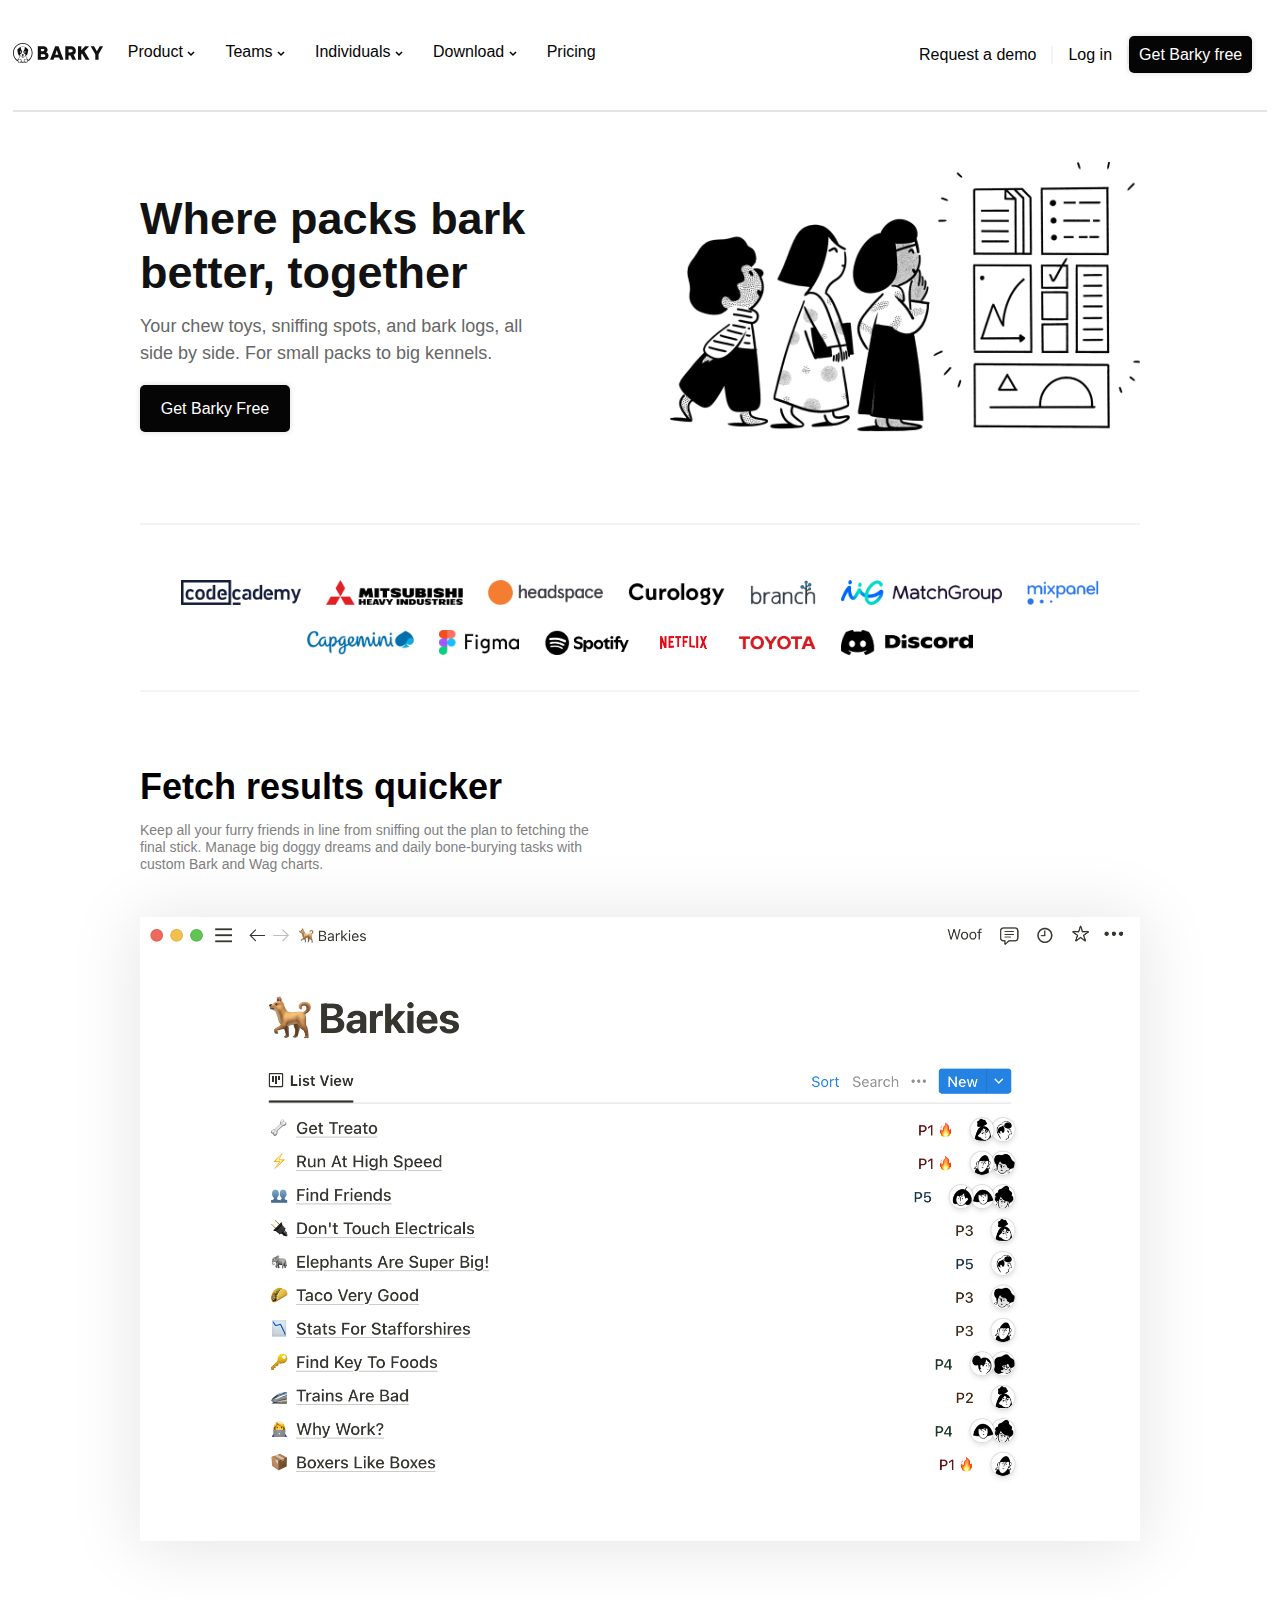
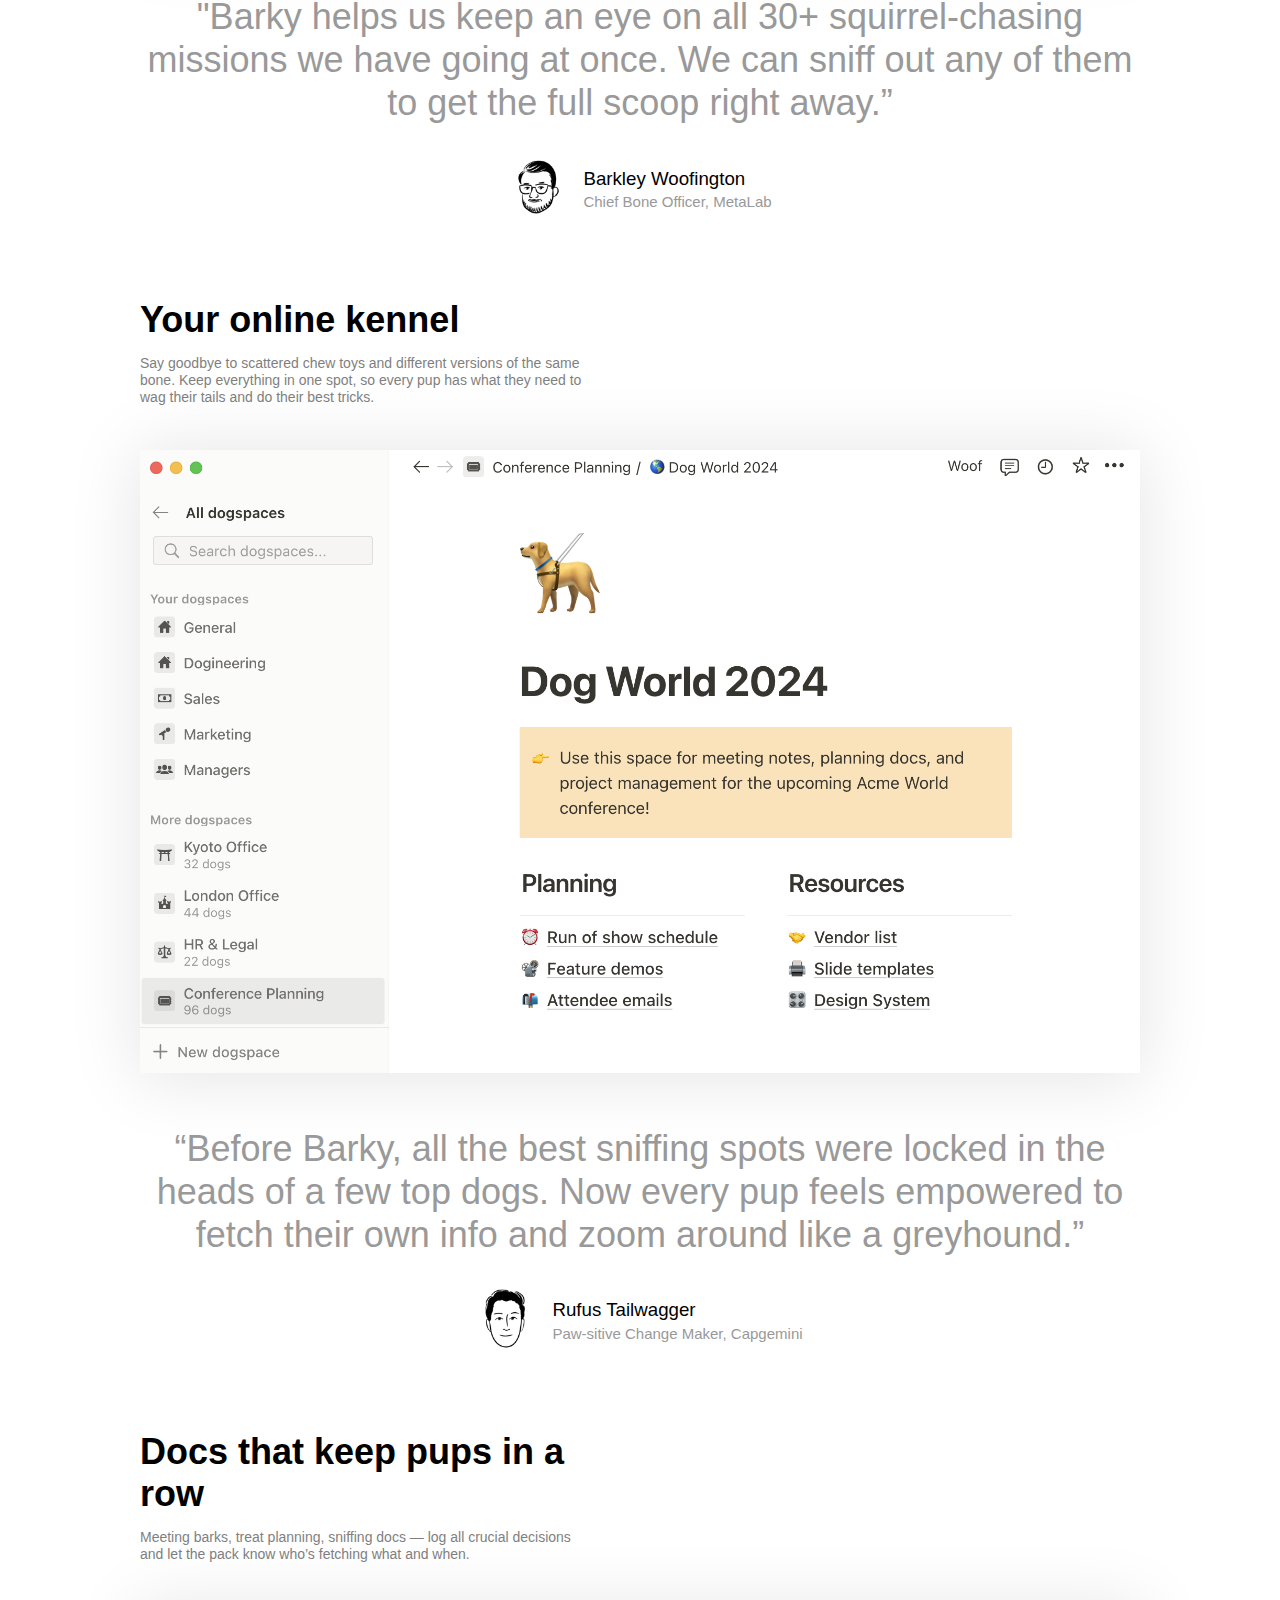
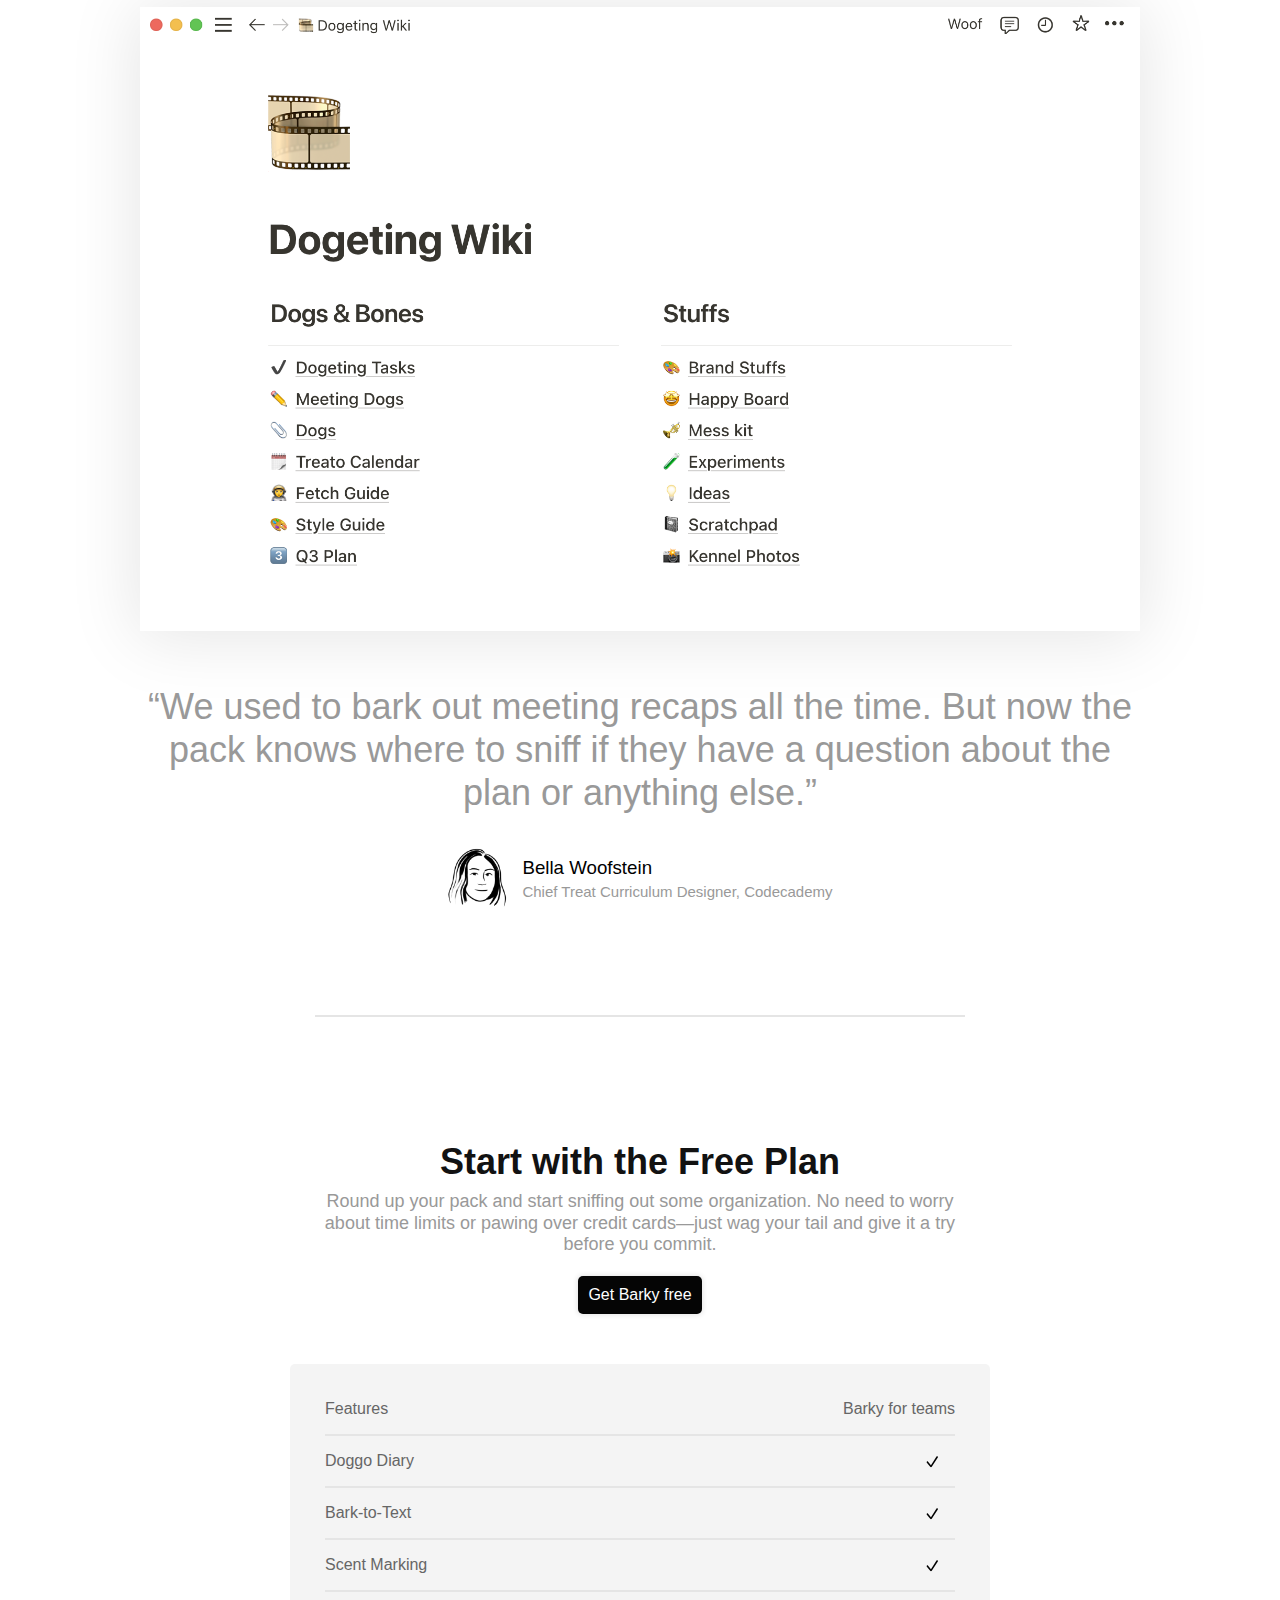
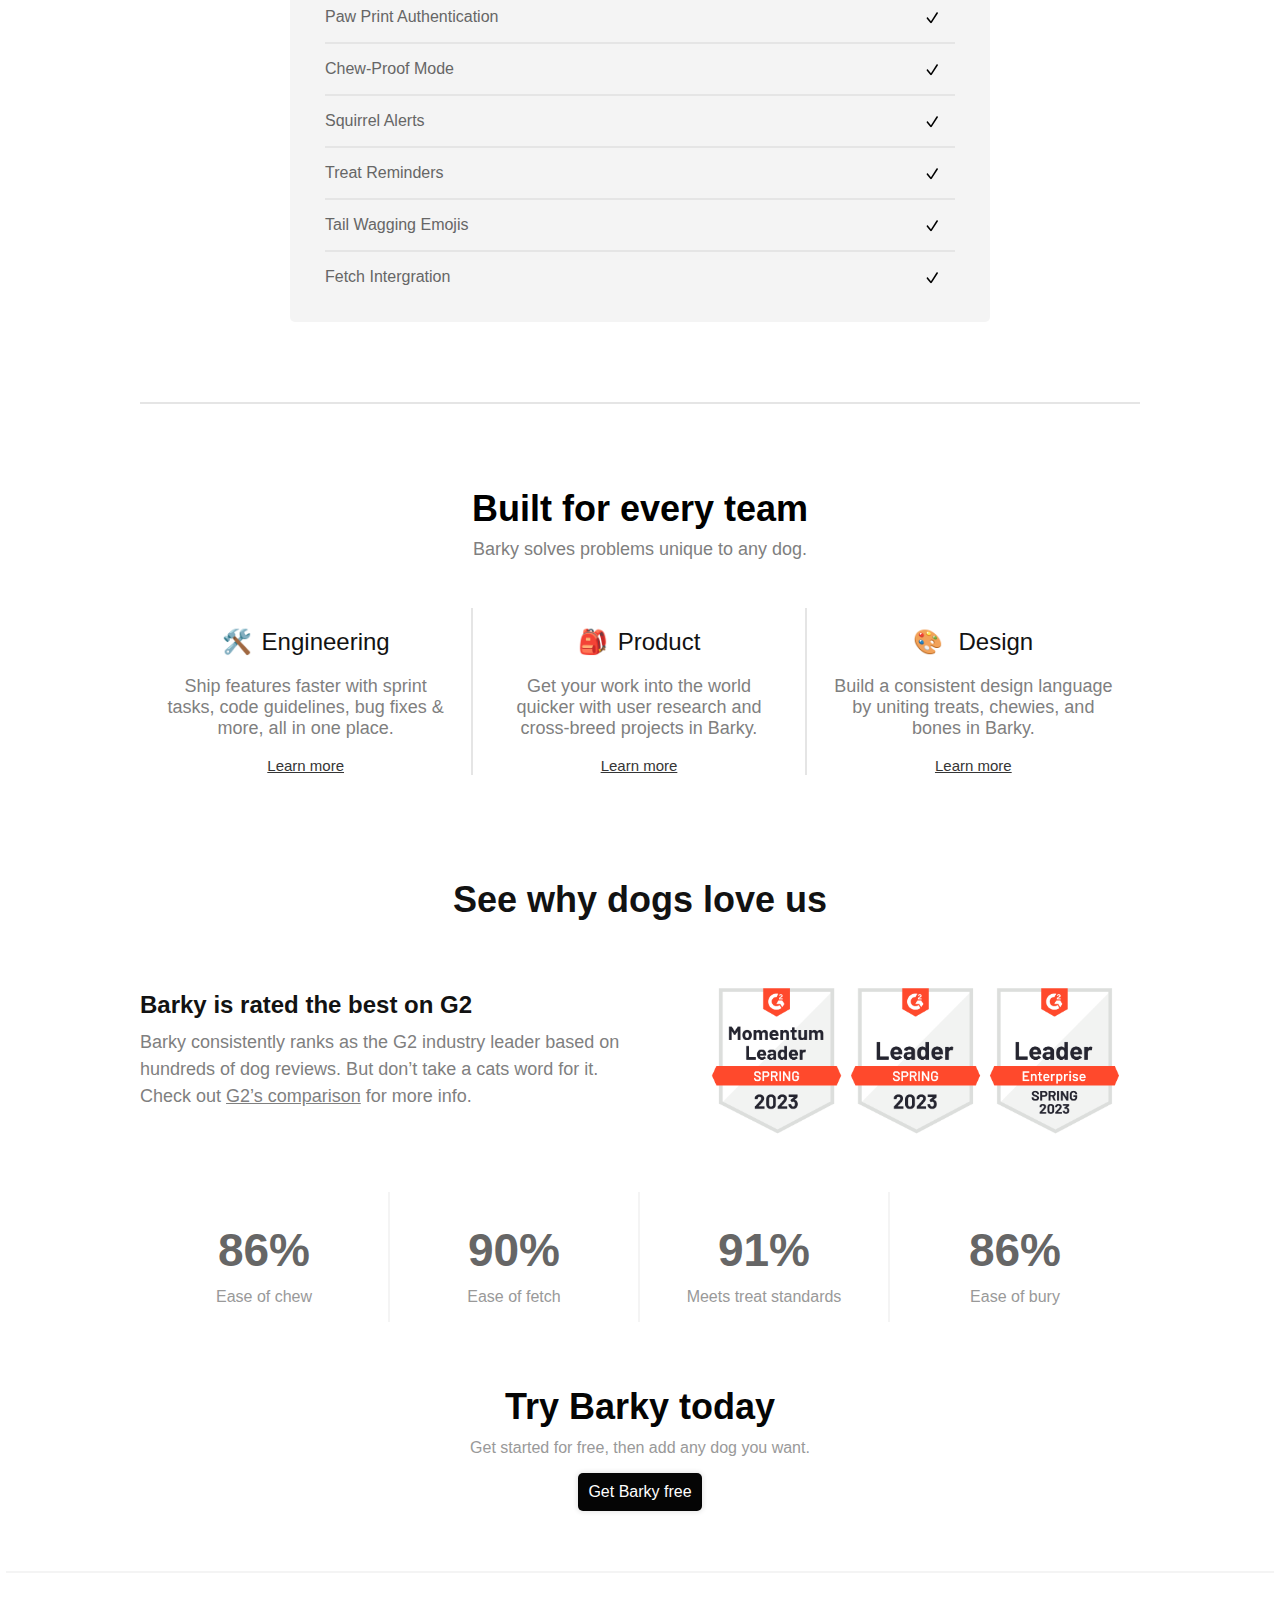
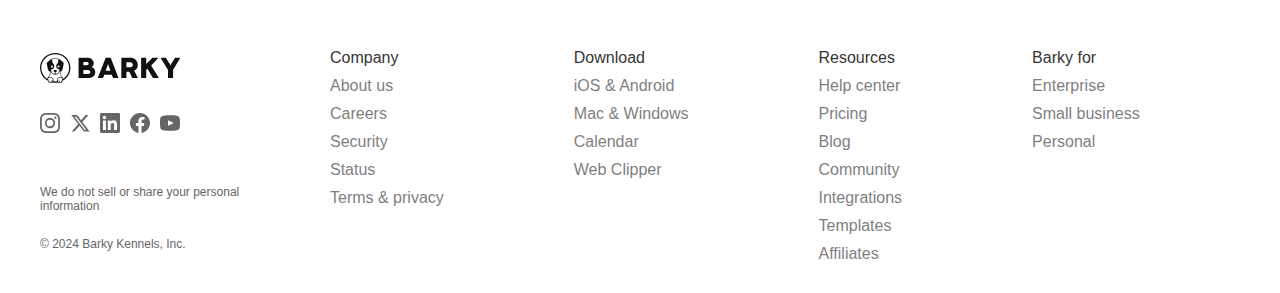
<file: index.html>
<!DOCTYPE html>
<html>
<head>
	<meta charset="utf-8">
	<meta name="viewport" content="width=device-width, initial-scale=1">
	<title>Barky for Dogs and Kanines</title>
	<link rel="stylesheet" href="index.css">
</head>
<body>
	<div id="menu">
		<nav>
			<ul class="leftnav">
				<li><img id="logo" src="material/brand.svg" alt="Barky logo"></li>
				<li class="dropdown"><a href="">Product <img src="material/nav-caret.svg"></a></li>
				<!----Work in my own time 	
					<ul class="dropdowncontent">
						<li><a href="#"><p><b>AI</b></p><p>Integrated AI assistant</p></a></li>
						<li><a href="#"><p><b>Docs</b></p><p>Simple & Powerful</p></a></li>
						<li><a href="#"><p><b>Wikis</b></p><p>Centralize your knowledge</p></a></li>
						<li><a href="#"><p><b>Projects</b></p><p>For every team or size</p></a></li>
						<li><a href="#"><p><b>Calendar</b></p><p>Time and work, together</p></a></li>
						<li><a href="#"><p><b>Sites</b></p><p>Publish anything, fast</p></a></li>
						<li><a href="#"><p><b>Templates</b></p><p>Setups to get you started</p></a></li>
				</ul>
				--->

				<li class="dropdown"><a href="#">Teams <img src="material/nav-caret.svg"></a></li>
				<!----Work in my own time 	
					<ul class="dropdowncontent">
						<li><a href="#">Product</a></li>
						<li><a href="#">Engineering</a></li>
						<li><a href="#">Design</a></li>
						<li><a href="#">Marketing</a></li>
						<li><a href="#">IT</a></li>
						<li><a href="#">Startups</a></li>
						<li><a href="#">Enterprise</a></li>
					</ul>
				--->
				<li class="dropdown"><a href="">Individuals <img src="material/nav-caret.svg"></a></li>
				<!----Work in my own time 	
					<ul class="dropdowncontent">
						<li><a href="#">Personal</a></li>
						<li><a href="#">Students</a></li>
						<li><a href="#">Teachers</a></li>
						<li><a href="#">Creators</a></li>
					</ul>
				--->
				<li class="dropdown"><a href="#">Download <img src="material/nav-caret.svg"></a></li>
				<!----Work in my own time 	
					<ul class="dropdowncontent">
						<li><a href="#">Barky</a></li>
						<li><a href="#">Calendar</a></li>
						<li><a href="#">Web Clipper</a></li>
						<li><p> Barky is always at home right in <a href="#">your browser</a></p></li>
					</ul>
				--->
				<li><a href="#">Pricing</a></li>
			</ul>

			<ul class="rightnav">
				<li><a href="#"> Request a demo</a></li>
				<li><a href="#">Log in</a></li>
				<li><a href="#" class="button">Get Barky free</a><img src="material/hamburger.svg" id="burger"></li>
			</ul>
		</nav>
	</div>

		<div class="container">
			<div id="leftside">
				<h1>Where packs bark better, together</h1>
				<p>Your chew toys, sniffing spots, and bark logs, all side by side. For small packs to big kennels.</p>
				<p class="button"><a href="#">Get Barky Free</a></p>
				</div>
				<div id="rightside">
				<img src="material/teams-hero.png">
			</div>
		</div>

		<div class="mainbox">
			<div class="companies">
				<img src="material/company-logo-01.png">
				<img src="material/company-logo-02.png">
				<img src="material/company-logo-03.png">
				<img src="material/company-logo-04.png">
				<img src="material/company-logo-05.png">
				<img src="material/company-logo-06.png">
				<img src="material/company-logo-07.png">
				<img src="material/company-logo-08.png">
				<img src="material/company-logo-09.png">
				<img src="material/company-logo-10.png">
				<img src="material/company-logo-11.png">
				<img src="material/company-logo-12.png">
				<img src="material/company-logo-13.png">
			</div>
		</div>

	<div class="container2">
		<div class="box1">
			<h1>Fetch results quicker</h1>
			<p>Keep all your furry friends in line from sniffing out the plan to fetching the final stick. Manage big doggy dreams and daily bone-burying tasks with custom Bark and Wag charts.</p>
		</div>	

		<div class="container2 box2">
			<img src="material/usp-01.png">
		</div>
		<div class="quote">
			<h1>"Barky helps us keep an eye on all 30+ squirrel-chasing missions we have going at once. We can sniff out any of them to get the full scoop right away.”</h1>
		</div>
	</div>

		<div class="parenttext">
			<div class="face">
				<img src="material/face-01.png">
			</div>
			<div class="name">
				<h3><b>Barkley Woofington</b></h3>
				<p>Chief Bone Officer, MetaLab</p>
			</div>
		</div>

	<div class="container2">
		<div class="box1">
			<h1>Your online kennel</h1>
			<p>Say goodbye to scattered chew toys and different versions of the same bone. Keep everything in one spot, so every pup has what they need to wag their tails and do their best tricks.</p>
		</div>	

		<div class="container2 box2">
			<img src="material/usp-02.png">
		</div>
		<div class="quote">
			<h1>“Before Barky, all the best sniffing spots were locked in the heads of a few top dogs. Now every pup feels empowered to fetch their own info and zoom around like a greyhound.”</h1>
		</div>
	</div>

		<div class="parenttext">
			<div class="face">
				<img src="material/face-02.png">
			</div>
			<div class="name">
				<h3><b>Rufus Tailwagger</b></h3>
				<p>Paw-sitive Change Maker, Capgemini</p>
			</div>
		</div>

		<div class="container2">
		<div class="box1">
			<h1>Docs that keep pups in a row</h1>
			<p>Meeting barks, treat planning, sniffing docs — log all crucial decisions and let the pack know who’s fetching what and when.</p>
		</div>	

		<div class="container2 box2">
			<img src="material/usp-03.png">
		</div>
		<div class="quote">
			<h1>“We used to bark out meeting recaps all the time. But now the pack knows where to sniff if they have a question about the plan or anything else.”</h1>
		</div>
	</div>

		<div class="parenttext">
			<div class="face">
				<img src="material/face-03.png">
			</div>
			<div class="name">
				<h3><b>Bella Woofstein</b></h3>
				<p>Chief Treat Curriculum Designer, Codecademy</p>
			</div>
		</div>

		<div id="section2">
			<h1>Start with the Free Plan</h1>
			<p id="centertext">Round up your pack and start sniffing out some organization. No need to worry about time limits or pawing over credit cards—just wag your tail and give it a try before you commit.</p>
			<p class="button"><a href="#">Get Barky free</a></p>
		</div>

		<div id="greyboxcontainer">
			<div id="greybox">
				<div id="line1">
					<p>Features</p>
					<p><b>Barky for teams</b></p>
				</div>
				<div class="feature">
					<p>Doggo Diary</p>
					<img src="material/check.svg" class="icon1">
				</div>
				<div class="feature">
					<p>Bark-to-Text</p>
					<img src="material/check.svg" class="icon1">
				</div>
				<div class="feature">
					<p>Scent Marking</p>
					<img src="material/check.svg" class="icon1">
				</div>
				<div class="feature"> 
					<p>Paw Print Authentication</p>
					<img src="material/check.svg" class="icon1">
				</div>
				<div class="feature">
					<p>Chew-Proof Mode</p>
					<img src="material/check.svg" class="icon1">
				</div>
				<div class="feature">
					<p>Squirrel Alerts</p>
					<img src="material/check.svg" class="icon1">
				</div>
				<div class="feature">
					<p>Treat Reminders</p>
					<img src="material/check.svg" class="icon1">
				</div>
				<div class="feature">
					<p>Tail Wagging Emojis</p>
					<img src="material/check.svg" class="icon1">
				</div>
				<div class="feature">
					<p>Fetch Intergration</p>
					<img src="material/check.svg" class="icon1">
				</div>
			</div>
		</div>

		<div>
			<div id="header">
				<h1>Built for every team</h1>
				<p>Barky solves problems unique to any dog.</p>
			</div>
			<div id="column">
				<div>
					<h2>🛠️<span style="padding-left: 10px;">Engineering</h2>
					<p>Ship features faster with sprint tasks, code guidelines, bug fixes & more, all in one place.</p>
					<a href="#">Learn more</a>
				</div>
				<div>
					<h2>🎒<span style="padding-left: 10px;">Product</h2>
					<p>Get your work into the world quicker with user research and cross-breed projects in Barky.</p>
					<a href="#">Learn more</a>
				</div>
				<div>
					<h2>🎨<span style="padding-left: 15px;">Design</h2>
					<p>Build a consistent design language by uniting treats, chewies, and bones in Barky.</p>
					<a href="#">Learn more</a>
				</div>
			</div>
		</div>

		<div>
			<div id="header2">
				<h1>See why dogs love us</h1>
			</div>
			<div id="lastsection">
				<div id="text2">
					<h2>Barky is rated the best on G2</h2>
					<p>Barky consistently ranks as the G2 industry leader based on hundreds of dog reviews. But don’t take a cats word for it. Check out <a href="#">G2’s comparison</a> for more info.</p>
				</div>
					<img src="material/badges.png">
			</div>
		</div>

		<div id="columnoffour">
			<div>
				<h1>86%</h1>
				<p>Ease of chew</p>
			</div>
			<div>
				<h1>90%</h1>
				<p>Ease of fetch</p>
			</div>
			<div>
				<h1>91%</h1>
				<p>Meets treat standards</p>
			</div>
			<div>
				<h1>86%</h1>
				<p>Ease of bury</p>
			</div>
		</div>

		<div id="finalsection">
			<h1>Try Barky today</h1>
			<p>Get started for free, then add any dog you want.</p>
			<a href="" class="button">Get Barky free</a>
		</div>

		<footer>
			<div id="footerbox">
				
				<div id="firstsection">
					<img src="material/brand.svg">
	

					<div id="socialmedia">
						<img src="material/share-01.svg">
						<img src="material/share-02.svg">
						<img src="material/share-03.svg">
						<img src="material/share-04.svg">
						<img src="material/share-05.svg">
					</div>

					<div id="lasttext">
						<p>We do not sell or share your personal information</p>
						<p>&copy; 2024 Barky Kennels, Inc.</p>
					</div>
				</div>

				<div id="columnlist">
					<ul id="list1">
						<li><b>Company</b></li>
						<li><a href="#">About us</a></li>
						<li><a href="#">Careers</a></li>
						<li><a href="#">Security</a></li>
						<li><a href="#">Status</a></li>
						<li><a href="#">Terms & privacy</a></li>
					</ul>
					<ul id="list2">
						<li><b>Download</b></li>
						<li><a href="#">iOS & Android</a></li>
						<li><a href="#">Mac & Windows</a></li>
						<li><a href="#">Calendar</a></li>
						<li><a href="#">Web Clipper</a></li>
					</ul>
					<ul>
						<li><b>Resources</b></li>
						<li><a href="#">Help center</a></li>
						<li><a href="#">Pricing</a></li>
						<li><a href="#">Blog</a></li>
						<li><a href="#">Community</a></li>
						<li><a href="#">Integrations</a></li>
						<li><a href="#">Templates</a></li>
						<li><a href="#">Affiliates</a></li>
					</ul>
					<ul>
						<li><b>Barky for</b></li>
						<li><a href="#">Enterprise</a></li>
						<li><a href="#">Small business</a></li>
						<li><a href="#">Personal</a></li>
					</ul>
				</div>
			</div>
		</footer>

</body>
</html>
</file>
<file: index.css>
* {
	box-sizing: border-box;
}

@font-face {
	font-family: Inter;
	src: Inter.ttf;
}

body {
	margin: 0;
	font-family: Inter, sans-serif;
	display: flex;
	flex-direction: column;
	justify-content: center;
	align-items: center;
}

/*---------------navigation-------------------- */

#logo {
	width: 100px;
	justify-content: flex-start;
	padding-right: 10px;
}

nav {
	max-width: 98%;
	padding: 0;
	align-items: center;
	justify-content: space-between;
	position: fixed;
	display: flex;
	flex-direction: row;
	margin: 0 auto;
	left: 0;
	right: 0;
	top: 0;
	z-index: 100;
	background-color: white;
	border-bottom: 2px solid #e5e5e5;
	padding: 20px 0px;
}

nav ul {
	list-style: none;
	padding-left: 0;
}

nav a {
	text-decoration: none;
	color: #050505;
	padding: 10px 15px;
}

.leftnav 
li:not(#logo) a:hover {
	background-color: #f4f4f4;
	border-radius: 10px;
	padding: 10px 15px;
}

.leftnav {
	display: flex;
	justify-content: flex-start;
}

.rightnav {
	display: flex;
	padding: 10px 15px;
}

.rightnav 
li:not(:last-child) a:hover {
	background-color: #f4f4f4;
	border-radius: 10px;
	padding: 10px 15px;
}

.rightnav li {
	border-right: 2px solid #f4f4f4;
}

.rightnav li:last-child {
	border-right: none;
}


#burger {
	display: none;
	width: 30px;
	margin-right: 5px;
	padding: 5px;
	border-radius: 5px;
}


/* 600px mobile view (1080px tablet: logo, button and burger menu are visible) */

@media (max-width: 600px) {
	#menu {
		width: 100%;
		padding: 0;
	}

	nav { 
		border: none;
		padding: 0px 25px;
		position: relative;
		width: auto;
	}

	nav ul {
		padding: 0;
		margin: 0;
	}

	nav li :not(#logo):not(#burger){
		display: none;
	}

	.rightnav {
		display: flex;
		justify-content: space-between;
	}


	ul.rightnav {
		padding: 20px 25px;
	}

	.rightnav li {
		border: none; 
	}

	.leftnav {
		flex-grow: 1;
	}

	#logo {
	width: 120px;
	}

	#burger {
		display: flex;
		justify-content: flex-end;
		margin-right: 0;
	}

	#burger:hover {
		background-color: #f4f4f4;
	}
}

/*---------------END navigation--------------------*/

/*--------------section 1-------------------*/

.container {
	max-width: 1000px;
	margin: 120px auto 0 auto;
	display: flex;
	align-items: center;
	border-bottom: 2px solid  #f4f4f4;
	padding: 40px 0px 90px 0px;
}

#leftside {
	display: flex;
	flex-direction: column;
	justify-content: flex-start;
	width: 70%;
}

#leftside h1 {
	margin-bottom: -5px;
	font-size: 45px;
	color: #121212;
	line-height: 1.2;
}

#leftside p {
	font-size: 18px;
	font-weight: 320;
	color: #666666;
	line-height: 1.5;
}

#leftside a {
	text-decoration: none;
	color: white;
	font-weight: 450;
	font-size: 16px;
}

#rightside {
	display: flex;
	justify-content: flex-end;
}

#rightside img {
	max-width: 80%;
	height: auto;
}

/*--- Button class --- */
.button {
	max-width: 150px;
	padding: 10px;
	background-color: #050505;
	box-shadow: 0px 0px 5px 0.5px rgba(0, 0, 0, 0.1);
	color: white;
	border-radius: 5px;
	text-align: center;
	margin: 0px;
}

.button:hover {
	background-color: #353535;
}


/* Mobile view */

@media (max-width: 600px) {
	.container {
		display: flex;
		flex-direction: column;
		margin: 0px 25px;
	}

	#rightside img {
		order: 2;
		margin: 60px 20px -20px 20px
	}

	#leftside {
		order: 1;
		text-align: center;
		display: flex;
  		align-items: center;
	}
}

/*---------------END section 1--------------------*/

/*----companies ---- */

.mainbox {
	max-width: 1000px;
	display: flex;
	flex-direction: row;
	flex-wrap: wrap;
	justify-content: center;
	border-bottom: 2px solid  #f4f4f4;
	padding: 30px 0px;
}

.companies {
	display: flex;
	justify-content: center;
	flex-wrap: wrap;
	margin-top: 20px;
	gap: 15px;
}

.companies img {
	height: 25px;
	width: auto;
	margin: 5px;
}

@media (max-width: 600px) {
	.companies {
		padding: 0px 25px;
	}
}


/*----END companies ----- */

/*----Second Text+Image of Section 1 NEW CLASS ------*/

.container2 {
	max-width: 1000px;
	display: flex;
	flex-direction: column;
    align-items: flex-start;
	justify-content: center;
}

.box1 {
	margin-top: 50px;
	max-width: 450px;
}

.box1 h1 {
	font-size: 36px;
	font-weight: 550;
}

.box1 p {
	font-size: 14px;
	font-weight: 400;
	color: #7f7f7f;
	line-height: 1.2;
	margin-top: -10px;
}

.box2 img {
	max-width: 100%;
	display: flex;
	align-items: center;
	margin: 30px 0px;
	box-shadow: 0px 3px 65px 4px rgba(0, 0, 0, 0.1);
}

/* mobile view */
@media (max-width: 600px) {
	.container2 {
		padding: 0px 25px;
		align-items: center;
	}

	.box1 {
		text-align: center;
	}

	.box1 p {
		font-size: 18px;
		line-height: 1.5;
	}
}

/*----END Second Text+Image of Section 1 ------*/

/*------Quotes -------*/
.parenttext {
	display: flex;
	align-items: center;
}

.quote h1 {
	font-weight: 450;
	text-align: center;
	color: #999999;
	font-size: 36px;
	line-height: 1.2;
}

.face {
	display: flex;
	width: 60px;
	flex-direction: column;
}

.name {
	display: flex;
	flex-direction: column;
	margin-left: 15px;
}

.name b {
	font-weight: 400;
}

.name p {
	margin-top: -15px;
	font-size: 15px;
	font-weight: 320;
	color: #999999;
}

/* mobile view */

@media (max-width: 600px) {
	.quote h1 {
		font-size: 26px;
		padding: 0px 20px;
	}
}

/*------End Quotes-------*/

/*----section 2 ------*/

#section2 {
	max-width: 1000px;
	display: flex;
	flex-direction: column;
	text-align: center;
	justify-content: center;
	align-items: center;
	margin-top: 100px;
	padding-top: 100px;
	border-top: 2px solid #e5e5e5;
}

#section2 h1 {
	font-size: 36px;
	font-weight: 550;
	margin-bottom: -10px;
	color: #121212;
}

#centertext {
	max-width: 650px;
	line-height: 1.2;
	text-align: center;
	font-size: 18px;
	font-weight: 400;
	margin-bottom: 20px;
	color: #999999;
}

#section2 a {
	text-decoration: none;
	color: white;
}

/* mobile view */

@media (max-width: 600px) {
	#section2 {
		padding: 80px 25px;
	}

	#centertext {
		line-height: 1.5;
	}
}

/*----END section 2 ------*/

/* ---- Grey Box ---- */

#greyboxcontainer {
	width: 1000px;
	display: flex;
    justify-content: center;
}

#greybox {
	padding: 20px 0px;
	color: #666666;
	background-color: #f4f4f4;
	display: flex;
	flex-direction: column;
	width: 70%;
	align-items: center;
	border-radius: 5px;
	margin: 50px 0px 80px 0px;
}

#line1 {
	display: flex;
	flex-direction: row;
	font-weight: 320;
	justify-content: space-between;
	border-bottom: 2px solid #e5e5e5;
	width: 90%;
}

.feature:last-child {
	border-bottom: none;
}

#line1 b {
	font-weight: 400;
}

.feature {
	display: flex;
	flex-direction: row;
	justify-content: space-between;
	border-bottom: 2px solid #e5e5e5;
	width: 90%;
	font-weight: 320;
}

.icon1 {
	display: flex;
	align-self: center;
	height: 15px;
	margin-right: 15px;
}

/* mobile view */

@media (max-width: 600px) {
	#greyboxcontainer {
		width: 120%;
		padding: 0px 25px;
	}
}

/* ---- END Grey Box ---- */


/* ---- Section 3 -- 3 columns
Tablets: 2 columns and 2 rows  borders gone--- */

#header {
	padding: 60px 0px 30px 0px;
	max-width: 1000px;
	border-top: 2px solid #e5e5e5;;
	text-align: center;
}

#header h1 {
	font-size: 36px;
	font-weight: 550;
}

#header p {
	font-size: 18px;
	color: #7f7f7f;
	margin-top: -15px;
	font-weight: 400;
}

#column {
	max-width: 1000px;
	display: grid;
	grid-template-columns: repeat(3, 1fr);
	text-align: center;
}

#column h2 {
	font-size: 24px;
	font-weight: 450;
	color: #121212;
}

#column p {
	font-size: 18px;
	font-weight: 320;
	color: #7f7f7f;
}

#column a {
	color: #353535;
	font-size: 15px;
}

#column a:hover {
	color: #087fe7;
}

#column div {
	border-right: 2px solid #e5e5e5;
	padding: 0px 25px 0px 25px;
}

#column div:last-child {
	border-right: none;
}

/* mobile view  */
@media (max-width: 600px) {
	#column {
	grid-template-columns: repeat(1, 1fr);
	}
}

/* ---- Section 3 ----- */

/* ---- Section 4 Last Section before the footer - */

#header2 {
	max-width: 1000px;
	text-align: center;
	padding-top: 80px;
}

#header2 h1 {
	font-size: 36px;
	font-weight: 550;
	margin-bottom: 50px;
	color: #121212;
}

#lastsection {
	display: flex;
	flex-direction: row;
	max-width: 1000px;
	text-align: left;
}

#text2 {
	display: flex;
	flex-direction: column;
	padding-right: 50px;
}

#text2 h2 {
	font-size: 24px;
	font-weight: 550;
	color: #121212;
}

#text2 p {
	font-size: 18px;
	margin-top: -10px;
	color: #7f7f7f;
	line-height: 1.5;
}

#text2 a {
	color: #7f7f7f;
}

#lastsection img {
	display: flex;
	flex-direction: row;
	max-width: 450px;
}

/* mobile view */
@media (max-width: 600px) {
	#lastsection {
		flex-direction: column;
		align-items: center;
	}
	
	#header2 h1 {
    margin-bottom: 20px;
	}

	#text2 {
    margin: 0px 25px;
    padding:0px;
	}
}

/* ---- Section 4 Last Section before the footer 
Tablets: 2 columns 2 rows borders gone------ */

#columnoffour {
	width: 1000px;
	display: grid;
	grid-template-columns: repeat(4, 1fr);
	text-align: center;
	margin-top: 40px;
}

#columnoffour div {
	border-right: 2px solid #f4f4f4;
}

#columnoffour div:last-child {
	border-right: none;
}

#columnoffour h1 {
	font-size: 46px;
	color: #666666;
}

#columnoffour p {
	margin-top: -20px;
	color: #999999;
}

/* mobile view */
@media (max-width: 600px) {
	#columnoffour {
	grid-template-columns: repeat(1, 1fr);
	}

	#columnoffour h1 {
	font-size: 53px;
	}
}

/* ---- Section 4 Last Section before the footer -- */

#finalsection {
	display: flex;
	flex-direction: column;
	width: 1000px;
	text-align: center;
	margin: 40px 0px 60px 0px;
}

#finalsection h1 {
	margin-bottom: -5px;
	color: #050505;
	font-size: 36px;
	font-weight: 550;
}

#finalsection p {
	color: #999999;
}

#finalsection a {
	display: flex;
	text-decoration: none;
	align-self: center;
	justify-content: center;
}

/* ---- END Section 4 Last Section before the footer -- */


/* -------------------footer--------------- 
Tablet the same as phone: section1 is on top, less space between social media links and text*/

footer {
	width: 99%;
	border-top: 2px solid #f4f4f4;
	padding-top: 50px;
}

#footerbox {
	display: flex;
	justify-content: space-between;
	max-width: 1200px;
	margin: 0 auto;
}

#firstsection {
	display: flex;
	flex-direction: column;
	width: 140px;
	margin: 30px 0px;
}

#socialmedia {
	margin-top: 30px;
	display: flex;
	flex-direction: row;
	gap: 10px;
}

#socialmedia img {
	width: 20px;
}

#lasttext {
	display: flex;
	flex-direction: column;
	width: 250px;
	margin-top: 40px;
	color: #666666;
	font-size: 12px;
	font-weight: 400;
}

/* Phone: 2 columns */

#columnlist {
	display: flex;
	flex-direction: row;
	gap: 90px;
	width: 950px;
}

#columnlist b {
	font-weight: 450;
	color: #353535;
}

#columnlist a {
	text-decoration: none;
	color: #7f7f7f;
}

/* ------mobile view -----*/
@media (max-width: 600px) {
	#firstsection {
	margin: 5px 0px;
	}

	#lasttext {
	margin: 5px 0px;
	width: 300px;
	}

	#columnlist {
	display: grid;
	grid-template-columns: repeat(2, 170px);
	grid-template-rows: repeat(2, 120px);
	width: 100%;
	align-items: start;
	margin-bottom: 190px;
	}

	#columnlist ul {
		padding: 0px
	}

	#footerbox {
	display: flex;
	flex-direction: column;
	margin: 0px 25px;
	}

}

#columnlist li {
	list-style: none;
	padding-top: 10px;
}

#columnlist li a:hover {
	text-decoration: underline;
}

/* -------------------footer--------------- */
</file>
